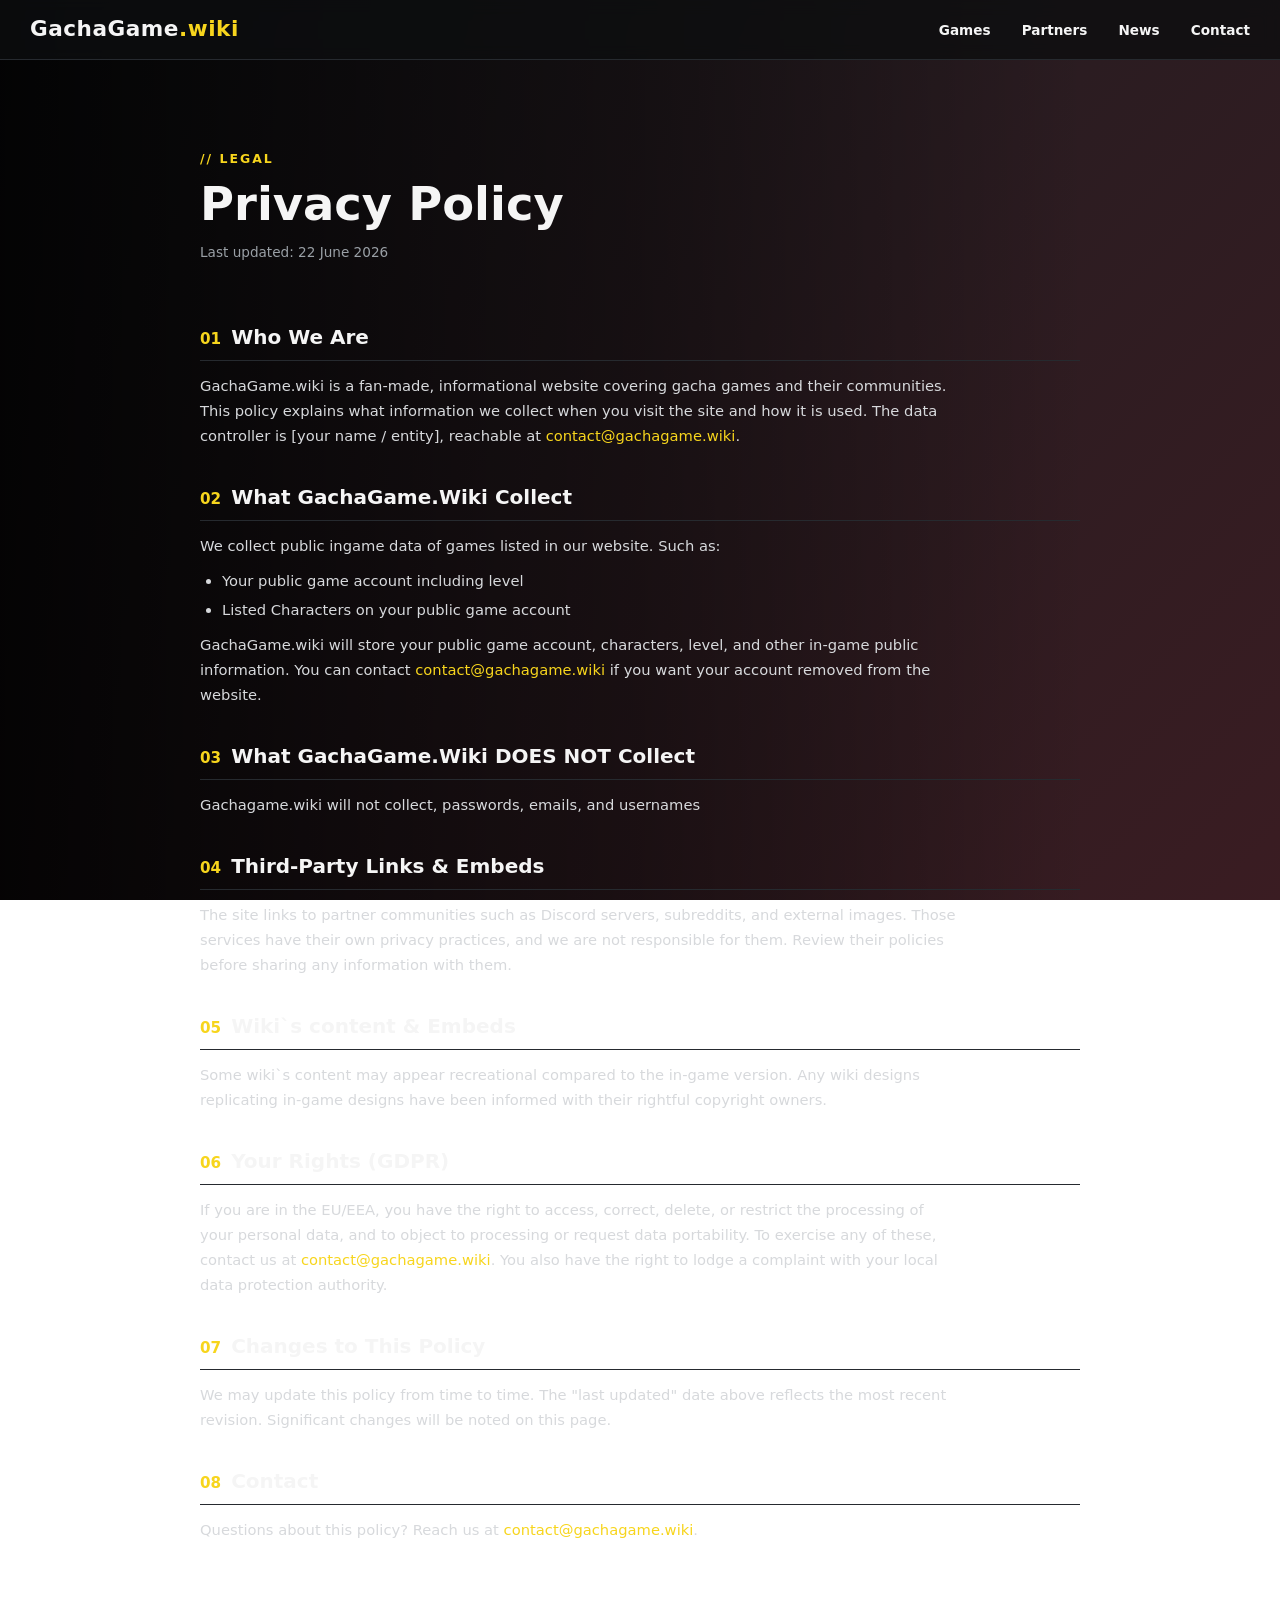
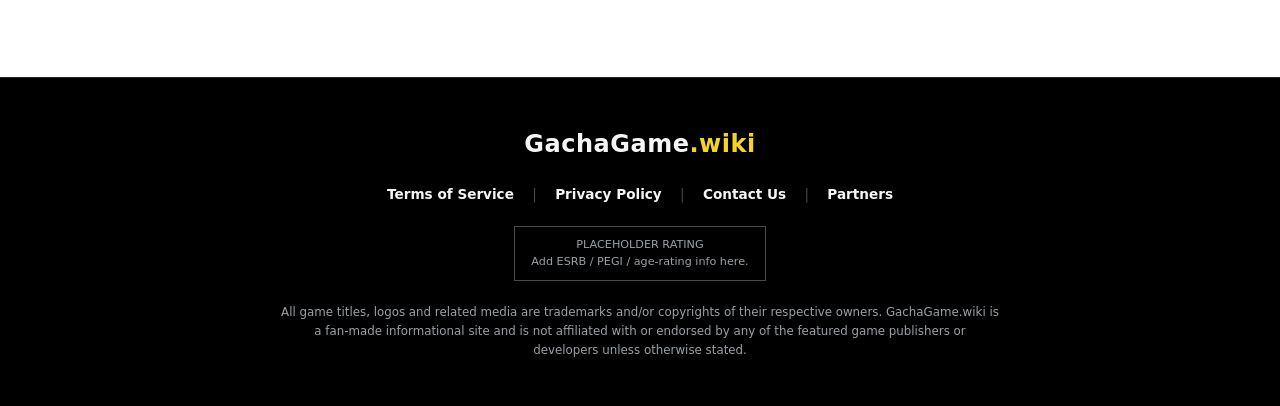
<file: Privacy-Policy.html>
<!DOCTYPE html>
<html lang="en">
<head>
<meta charset="UTF-8">
<meta name="viewport" content="maximum-scale=1,minimum-scale=1,user-scalable=no,width=device-width,initial-scale=1">
<title>Privacy Policy — GachaGame.wiki</title>
<link rel="stylesheet" href="CSS/index.css">
<link rel="stylesheet" href="CSS/privacy.css">
</head>
<body class="policy-body">

<!-- ===================================================================
     HEADER
=================================================================== -->
<header>
  <a class="logo" href="/">GachaGame<span>.wiki</span></a>
  <nav>
    <a href="index.html#featured">Games</a>
    <a href="partners.html">Partners</a>
    <a href="index.html#news">News</a>
    <a href="index.html#footer">Contact</a>
  </nav>
</header>

<!-- ===================================================================
     HERO 
=================================================================== -->
<div class="policy-hero">
  <div class="eyebrow">// Legal</div>
  <h1>Privacy Policy</h1>
  <p class="updated">Last updated: 22 June 2026</p>
</div>

<!-- ===================================================================
     CONTENT
=================================================================== -->
<div class="policy-content">

  <!--<div class="policy-disclaimer">
    Template only — not legal advice. Replace the bracketed parts and adjust the
    sections to reflect what GachaGame.wiki actually collects. Since the site is
    operated from Germany, you'll also want an <em>Impressum</em> and to confirm GDPR
    compliance; consider a quick review with a professional before publishing.
  </div>-->

  <section>
    <h2><span class="num">01</span>Who We Are</h2>
    <p>GachaGame.wiki is a fan-made, informational website covering gacha games and their
       communities. This policy explains what information we collect when you visit the site
       and how it is used. The data controller is [your name / entity], reachable at
       <a href="mailto:contact@gachagame.wiki">contact@gachagame.wiki</a>.</p>
  </section>

  <section>
      <h2><span class="num">02</span>What GachaGame.Wiki Collect</h2>
    <p>We collect public ingame data of games listed in our website. Such as:</p>
      <ul>
          <li>Your public game account including level</li>
          <li>Listed Characters on your public game account</li>
      </ul>
      <p>GachaGame.wiki will store your public game account, characters, level, and other  in-game public information.
         You can contact <a href="mailto:contact@gachagame.wiki">contact@gachagame.wiki</a> if you want your account removed from the website.</p>
  </section>

  <section>
    <h2><span class="num">03</span>What GachaGame.Wiki DOES NOT Collect</h2>
    <p>Gachagame.wiki will not collect, passwords, emails, and usernames</p>
  </section>

  <section>
    <h2><span class="num">04</span>Third-Party Links &amp; Embeds</h2>
    <p>The site links to partner communities such as Discord servers, subreddits, and external images.
       Those services have their own privacy practices, and we are not responsible for them.
       Review their policies before sharing any information with them.</p>
  </section>

<section>
  <h2><span class="num">05</span>Wiki`s content &amp; Embeds</h2>
  <p>Some wiki`s content may appear recreational compared to the in-game version. Any wiki designs replicating in-game
    designs have been informed with their rightful copyright owners.</p>
</section>

  <section>
    <h2><span class="num">06</span>Your Rights (GDPR)</h2>
    <p>If you are in the EU/EEA, you have the right to access, correct, delete, or restrict the
       processing of your personal data, and to object to processing or request data portability.
       To exercise any of these, contact us at
       <a href="mailto:contact@gachagame.wiki">contact@gachagame.wiki</a>. You also have the right
       to lodge a complaint with your local data protection authority.</p>
  </section>

  <section>
    <h2><span class="num">07</span>Changes to This Policy</h2>
    <p>We may update this policy from time to time. The "last updated" date above reflects the
       most recent revision. Significant changes will be noted on this page.</p>
  </section>

  <section>
    <h2><span class="num">08</span>Contact</h2>
    <p>Questions about this policy? Reach us at
       <a href="mailto:contact@gachagame.wiki">contact@gachagame.wiki</a>.</p>
  </section>

</div>

<!-- ===================================================================
     FOOTER  
=================================================================== -->
<footer id="footer">
  <a class="logo" href="/">GachaGame<span>.wiki</span></a>

  <nav class="footer-links">
    <a href="#">Terms of Service</a>
    <span class="sep">|</span>
    <a href="Privacy-Policy.html">Privacy Policy</a>
    <span class="sep">|</span>
    <a href="mailto:contact@gachagame.wiki">Contact Us</a>
    <span class="sep">|</span>
    <a href="/partners.html">Partners</a>
  </nav>

  <div class="rating-box">
    PLACEHOLDER RATING<br>
    Add ESRB / PEGI / age-rating info here.
  </div>

  <p class="legal">
    All game titles, logos and related media are trademarks and/or copyrights of their
    respective owners. GachaGame.wiki is a fan-made informational site and is not affiliated
    with or endorsed by any of the featured game publishers or developers unless otherwise stated.
  </p>
</footer>

</body>
</html>
</file>
<file: CSS/index.css>
/* ===================================================================
   GachaGame.wiki — index.css
=================================================================== */
:root{
  --bg:#0d0e10;
  --bg2:#141619;
  --accent:#f7d51d;
  --text:#f5f5f5;
  --muted:#9aa0a6;
  --border:#262a2f;
  --header-h:60px;
}

*{margin:0;padding:0;box-sizing:border-box;}
html{scroll-behavior:smooth;}
body{
  font-family:'Segoe UI',system-ui,Arial,sans-serif;
  background:var(--bg);
  color:var(--text);
  line-height:1.5;
}
a{color:inherit;text-decoration:none;}
img{display:block;max-width:100%;}

/* ===================== HEADER ===================== */
header{
  position:fixed;top:0;left:0;right:0;height:var(--header-h);
  display:flex;align-items:center;justify-content:space-between;
  padding:0 30px;
  background:rgba(13,14,16,.8);
  backdrop-filter:blur(8px);
  border-bottom:1px solid var(--border);
  z-index:100;
}
.logo{font-weight:800;font-size:1.35rem;letter-spacing:.5px;}
.logo span{color:var(--accent);}
header nav a{margin-left:26px;font-size:.85rem;font-weight:600;color:var(--text);transition:color .2s;}
header nav a:hover{color:var(--accent);}

/* ===================== HERO ===================== */
.hero{
  position:relative;
  width:100%;
  height:100vh;
  min-height:560px;
  overflow:hidden;
}
.slides{position:absolute;inset:0;}

.slide{
  position:absolute;inset:0;
  display:flex;align-items:center;
  opacity:0;visibility:hidden;
  transition:opacity .7s ease;
}
.slide.active{opacity:1;visibility:visible;}

/* Background layer (image / video / gradient) set inline by JS */
.slide-bg{
  position:absolute;inset:0;z-index:0;
  background:linear-gradient(135deg,#1a1c20,#3a1c22);
  background-size:cover;background-position:center;
}
.slide-bg video{position:absolute;inset:0;width:100%;height:100%;object-fit:cover;}
/* Readability gradient over the art */
.slide-bg::after{
  content:'';position:absolute;inset:0;
  background:linear-gradient(90deg,rgba(0,0,0,.85) 0%,rgba(0,0,0,.45) 45%,rgba(0,0,0,0) 80%);
}
.slide-content{
  position:relative;z-index:2;
  max-width:620px;
  padding:0 60px;
  margin-top:var(--header-h);
}
.slide-tag{
  display:inline-block;
  background:var(--accent);color:#000;
  font-size:.72rem;font-weight:700;letter-spacing:1px;text-transform:uppercase;
  padding:4px 11px;margin-bottom:16px;
}
.slide-content h1{font-size:2.9rem;font-weight:800;line-height:1.1;margin-bottom:14px;}
.slide-content p{color:#d7d9dc;font-size:1rem;max-width:540px;}
.slide-content .visit{
  display:inline-block;margin-top:22px;
  border:1px solid var(--accent);color:var(--accent);
  font-weight:700;font-size:.85rem;letter-spacing:.5px;
  padding:10px 22px;transition:background .2s,color .2s;
}
.slide-content .visit:hover{background:var(--accent);color:#000;}

/* arrows */
.hero-arrow{
  position:absolute;top:50%;transform:translateY(-50%);
  width:46px;height:46px;border:none;border-radius:50%;
  background:rgba(255,255,255,.08);color:#fff;
  font-size:1.3rem;cursor:pointer;z-index:20;
  display:flex;align-items:center;justify-content:center;
  transition:background .2s,color .2s;
}
.hero-arrow:hover{background:var(--accent);color:#000;}
.hero-arrow.left{left:18px;}
.hero-arrow.right{right:18px;}

/* Progress dots */
.dots{position:absolute;left:60px;bottom:34px;display:flex;gap:8px;z-index:20;}
.dot{width:30px;height:3px;background:rgba(255,255,255,.25);cursor:pointer;transition:background .2s;}
.dot.active{background:var(--accent);}

/* ===================== BOTTOM-RIGHT FILMSTRIP ===================== */
.strip{
  position:absolute;
  right:24px;bottom:28px;
  z-index:30;
  display:flex;align-items:center;gap:10px;
  padding:10px 14px;
  max-width:min(640px,70vw);
}
.strip-counter{
  font-size:.65rem;font-weight:700;letter-spacing:1px;
  color:rgba(255,255,255,.6);
  white-space:nowrap;
}
.strip-next{
  font-size:.6rem;font-weight:700;letter-spacing:1px;
  color:rgba(255,255,255,.45);
  white-space:nowrap;
}
.strip-viewport{overflow:hidden;max-width:430px;}
.strip-track{
  display:flex;gap:8px;
  transition:transform .4s cubic-bezier(.4,0,.2,1);
  will-change:transform;
}

/* A tile = a game logo, links to its subdomain */
.strip-tile{
  flex:0 0 auto;
  position:relative;
  width:150px;height:84px;            /* 16:9 */
  overflow:hidden;border-radius:4px;
  opacity:.5;
  transform:scale(.9);
  outline:2px solid transparent;outline-offset:-2px;
  transition:opacity .3s,transform .3s,outline-color .3s;
}
.strip-tile img{width:100%;height:100%;object-fit:cover;}
/* Fallback look when a logo image is missing */
.strip-tile .ph{
  width:100%;height:100%;
  display:flex;align-items:center;justify-content:center;
  background:linear-gradient(135deg,#2a2d31,#1c1e22);
  color:var(--muted);font-size:.75rem;font-weight:700;text-align:center;padding:6px;
}
.strip-tile .label{
  position:absolute;left:0;right:0;bottom:0;
  background:linear-gradient(to top,rgba(0,0,0,.85),transparent);
  color:#fff;font-size:.62rem;font-weight:700;
  padding:14px 6px 5px;white-space:nowrap;overflow:hidden;text-overflow:ellipsis;
}
.strip-tile .bar{
  position:absolute;left:0;right:0;bottom:0;height:3px;background:var(--accent);
  transform:scaleX(0);transform-origin:left;transition:transform .4s ease;
}
.strip-tile.active{opacity:1;transform:scale(1);outline-color:var(--accent);}
.strip-tile.active .bar{transform:scaleX(1);}

.strip-arrow{
  flex:0 0 auto;
  width:30px;height:30px;border-radius:50%;
  border:1px solid rgba(255,255,255,.25);
  background:rgba(255,255,255,.12);color:#fff;
  font-size:.8rem;cursor:pointer;
  display:flex;align-items:center;justify-content:center;
  transition:background .2s,color .2s,border-color .2s;
}
.strip-arrow:hover{background:var(--accent);border-color:var(--accent);color:#000;}

/* ===================== FULL-WIDTH BANDS (sections 2 & 3) ===================== */
.band{width:100%;padding:70px 0;background:var(--bg2);}
.band.alt{background:var(--bg);}
.band-inner{max-width:1200px;margin:0 auto;padding:0 40px;}
.eyebrow{color:var(--accent);font-size:.78rem;font-weight:700;letter-spacing:2px;text-transform:uppercase;margin-bottom:6px;}
.band-title{font-size:2rem;font-weight:800;padding-bottom:18px;margin-bottom:28px;border-bottom:1px solid var(--border);}

/* Featured wikis grid */
.feature-grid{display:grid;grid-template-columns:repeat(auto-fit,minmax(280px,1fr));gap:22px;}
.feature-card{
  background:#1b1d21;border:1px solid var(--border);border-radius:8px;overflow:hidden;
  transition:transform .2s,border-color .2s;
}
.feature-card:hover{transform:translateY(-4px);border-color:var(--accent);}
.feature-thumb{
  height:150px;
  display:flex;align-items:center;justify-content:center;
  background:linear-gradient(135deg,#2a2d31,#1c1e22);
  background-size:cover;background-position:center;
  color:var(--muted);font-weight:700;
}
.feature-meta{padding:16px 18px 20px;}
.feature-meta h3{font-size:1.05rem;margin-bottom:6px;}
.feature-meta p{color:var(--muted);font-size:.85rem;}

/* News grid */
.news-grid{display:grid;grid-template-columns:repeat(auto-fit,minmax(250px,1fr));gap:22px;}
.news-card{
  background:#1b1d21;border:1px solid var(--border);border-radius:8px;overflow:hidden;
  transition:transform .2s,border-color .2s;
}
.news-card:hover{transform:translateY(-4px);border-color:var(--accent);}
.news-thumb{
  height:150px;display:flex;align-items:center;justify-content:center;
  background:linear-gradient(135deg,#2a2d31,#1c1e22);
  color:var(--muted);font-size:.85rem;
}
.news-info{padding:15px 16px 18px;}
.news-date{color:var(--muted);font-size:.72rem;}
.news-info h3{font-size:.98rem;margin-top:6px;line-height:1.4;}

.more-btn{
  display:inline-block;margin-top:30px;
  background:var(--accent);color:#000;font-weight:700;font-size:.85rem;letter-spacing:.5px;
  padding:11px 26px;border-radius:4px;transition:opacity .2s;
}
.more-btn:hover{opacity:.85;}

/* ===================== FOOTER ===================== */
footer{background:#000;border-top:1px solid var(--border);text-align:center;padding:48px 30px 32px;}
footer .logo{font-size:1.5rem;display:inline-block;margin-bottom:22px;}
.footer-links{margin-bottom:22px;font-size:.85rem;}
.footer-links a{font-weight:600;transition:color .2s;}
.footer-links a:hover{color:var(--accent);}
.footer-links .sep{color:#444;margin:0 14px;}
.rating-box{
  display:inline-block;border:1px solid #4a4a4a;color:var(--muted);
  font-size:.7rem;line-height:1.5;padding:10px 16px;margin-bottom:22px;
}
.legal{max-width:720px;margin:0 auto 14px;color:var(--muted);font-size:.74rem;line-height:1.6;}
.copyright{color:#555;font-size:.72rem;}

/* ===================== RESPONSIVE ===================== */
@media(max-width:760px){
  .slide-content{padding:0 24px;}
  .slide-content h1{font-size:1.9rem;}
  .strip{right:12px;bottom:16px;gap:6px;padding:6px;}
  .strip-viewport{max-width:200px;}
  .strip-tile{width:110px;height:62px;}
  .strip-next{display:none;}
  .dots{left:24px;bottom:90px;}
  .band{padding:50px 0;}
  .band-inner{padding:0 22px;}
}
</file>
<file: CSS/privacy.css>
/* ===================================================================
   privacy.css  —  EXTENDS index.css
   Load order:  <link index.css>  then  <link privacy.css>
   Recreates the dark→maroon hero gradient from the carousel slide
   (index.css .slide-bg + its readability overlay) as a full-page bg.
=================================================================== */

.policy-body {
    /* same two-layer look as the hero: dark-left fading to maroon-right,
       over a 135deg dark→burgundy base */
    background:
        linear-gradient(90deg, rgba(0,0,0,.88) 0%, rgba(0,0,0,.45) 50%, rgba(0,0,0,0) 85%),
        linear-gradient(135deg, #1a1c20 0%, #3a1c22 100%);
    background-attachment: fixed;
    min-height: 100vh;
    padding-top: var(--header-h);
}

/* ===== HERO ===== */
.policy-hero {
    padding: 90px 60px 50px;
    max-width: 1000px;
    margin: 0 auto;
}

.policy-hero .eyebrow {
    color: var(--accent);
    font-size: .78rem;
    font-weight: 700;
    letter-spacing: 2px;
    text-transform: uppercase;
    margin-bottom: 10px;
}

.policy-hero h1 {
    font-size: 2.9rem;
    font-weight: 800;
    line-height: 1.1;
    margin-bottom: 12px;
}

.policy-hero .updated {
    color: var(--muted);
    font-size: .85rem;
}

/* ===== BODY ===== */
.policy-content {
    max-width: 1000px;
    margin: 0 auto;
    padding: 10px 60px 100px;
}

.policy-disclaimer {
    background: rgba(0,0,0,.45);
    border: 1px solid var(--border);
    border-left: 4px solid var(--accent);
    border-radius: 6px;
    padding: 16px 20px;
    color: var(--muted);
    font-size: .85rem;
    line-height: 1.6;
    margin-bottom: 40px;
}

.policy-content section { margin-bottom: 34px; }

.policy-content h2 {
    font-size: 1.25rem;
    font-weight: 800;
    margin-bottom: 12px;
    padding-bottom: 8px;
    border-bottom: 1px solid var(--border);
}

.policy-content h2 .num {
    color: var(--accent);
    margin-right: 10px;
    font-size: .95rem;
}

.policy-content p {
    color: #d7d9dc;
    font-size: .92rem;
    line-height: 1.7;
    max-width: 760px;
    margin-bottom: 10px;
}

.policy-content ul {
    margin: 6px 0 10px 22px;
    max-width: 760px;
}

.policy-content li {
    color: #d7d9dc;
    font-size: .92rem;
    line-height: 1.7;
    margin-bottom: 4px;
}

.policy-content a { color: var(--accent); }
.policy-content a:hover { text-decoration: underline; }

@media (max-width: 760px) {
    .policy-hero { padding: 70px 24px 40px; }
    .policy-hero h1 { font-size: 1.9rem; }
    .policy-content { padding: 10px 24px 70px; }
}
</file>
